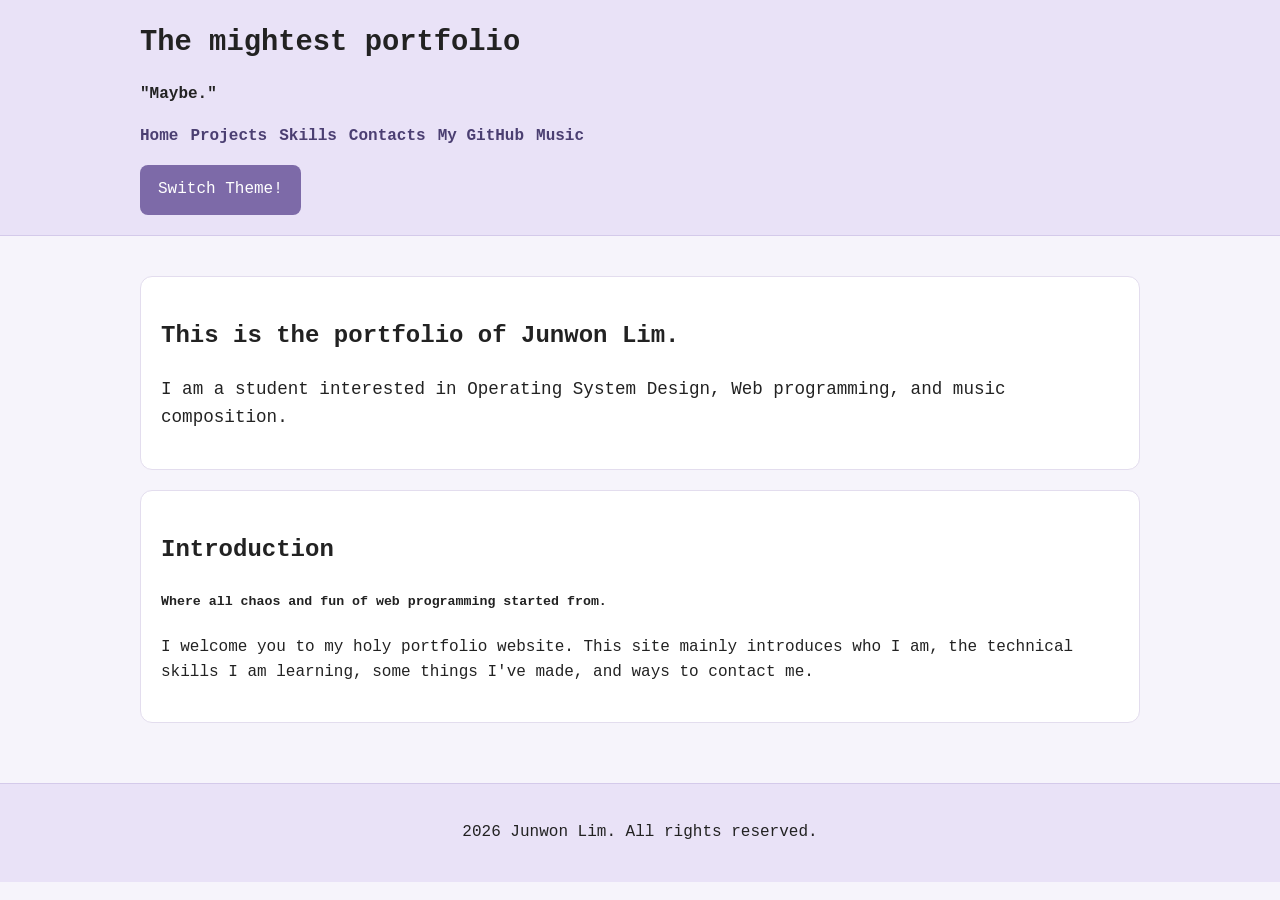
<file: index.html>
<!DOCTYPE html>
<html lang="en">
<head>
    <meta charset="UTF-8">
    <meta name="viewport" content="width=device-width, initial-scale=1.0">
    <title>Welcome to my house. >:D</title>
    <link rel="stylesheet" href="style.css">
</head>
<body>
    <header class="main-header">
        <div class="container container-flex">
            <h1 class="main-title">The mightest portfolio</h1>
            <h5 class="sub-main-title">"Maybe."</h5>

            <nav class="site-navigation">
                <a href="index.html">Home</a>
                <a href="projects.html">Projects</a>
                <a href="skills.html">Skills</a>
                <a href="contact.html">Contacts</a>
                <a href="github.html">My GitHub</a>
                <a href="music.html">Music</a>
            </nav>
            <button id="theme-toggle" class="theme-toggle" type="button">Switch Theme!</button>
        </div>
    </header>

    <main class="container">
        <section class="myself">
            <h2>This is the portfolio of Junwon Lim.</h2>
            <p class="intro-text">
                I am a student interested in Operating System Design, Web programming, and music composition.
            </p>
        </section>

        <section class="bio">
            <h2>Introduction</h2>
            <h5>Where all chaos and fun of web programming started from.</h5>
            <p>
                I welcome you to my holy portfolio website. This site mainly introduces who I am, the technical skills I am learning, some things I've made, and ways to contact me.
            </p>
        </section>
    </main>

    <footer class="rabbit-foot">
        <div class="container">
            <p>2026 Junwon Lim. All rights reserved.</p>
        </div>
    </footer>
    <script src="script.js"></script>
</body>
</html>
</file>
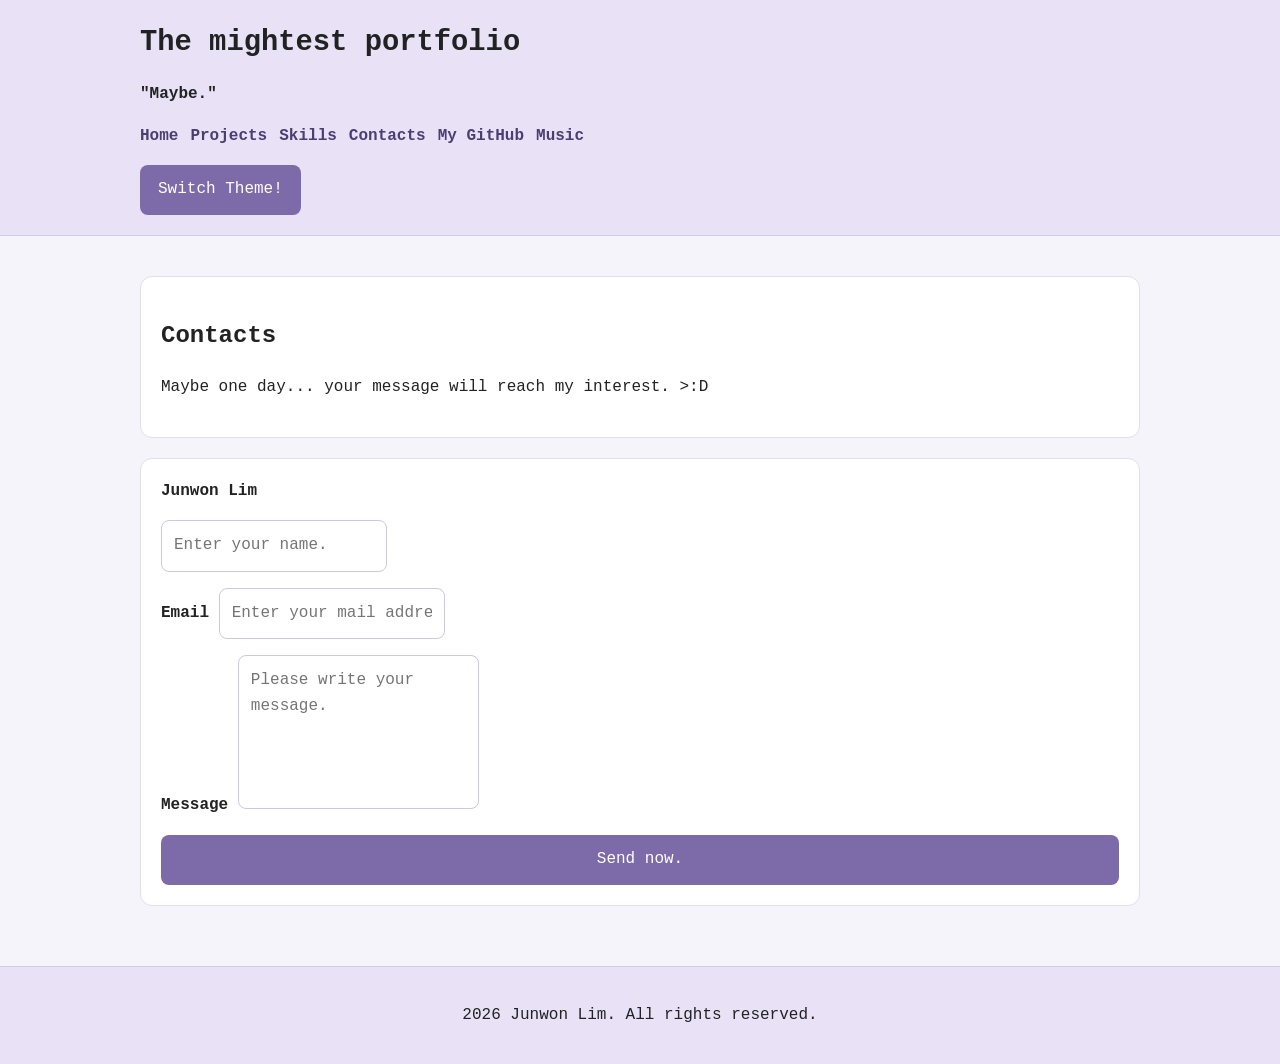
<file: contact.html>
<!DOCTYPE html>
<html lang="en">
<head>
    <meta charset="UTF-8">
    <meta name="viewport" content="width=device-width, initial-scale=1.0">
    <title>Feel free for contact. :D</title>
    <link rel="stylesheet" href="style.css">
</head>
<body>
    <header class="main-header">
        <div class="container container-flex">
            <h1 class="main-title">The mightest portfolio</h1>
            <h5 class="sub-main-title">"Maybe."</h5>

            <nav class="site-navigation">
                <a href="index.html">Home</a>
                <a href="projects.html">Projects</a>
                <a href="skills.html">Skills</a>
                <a href="contact.html">Contacts</a>
                <a href="github.html">My GitHub</a>
                <a href="music.html">Music</a>
            </nav>
            <button id="theme-toggle" class="theme-toggle" type="button">Switch Theme!</button>
        </div>
    </header>

    <main class="container">
        <section class="subpage-header">
            <h2>Contacts</h2>
            <p>
                Maybe one day... your message will reach my interest. >:D
            </p>
        </section>

        <section class="contact">
            <form class="contact-form" action="?" method="post">
                <div class="form-object">
                    <label for="name">Junwon Lim</label>
                    <p></p>
                    <input type="text" id="name" name="name" placeholder="Enter your name.">
                </div>

                <div class="form-object">
                    <label for="email">Email</label>
                    <input type="email" id="email" name="email" placeholder="Enter your mail address.">
                </div>

                <div class="form-object">
                    <label for="message">Message</label>
                    <textarea type="message" id="message" name="message" rows="5" placeholder="Please write your message."></textarea>
                </div>

                <button type="submit">Send now.</button>
            </form>
        </section>
    </main>

    <footer class="rabbit-foot">
        <div class="container">
            <p>2026 Junwon Lim. All rights reserved.</p>
        </div>
    </footer>
    <script src="script.js"></script>
</body>
</html>
</file>
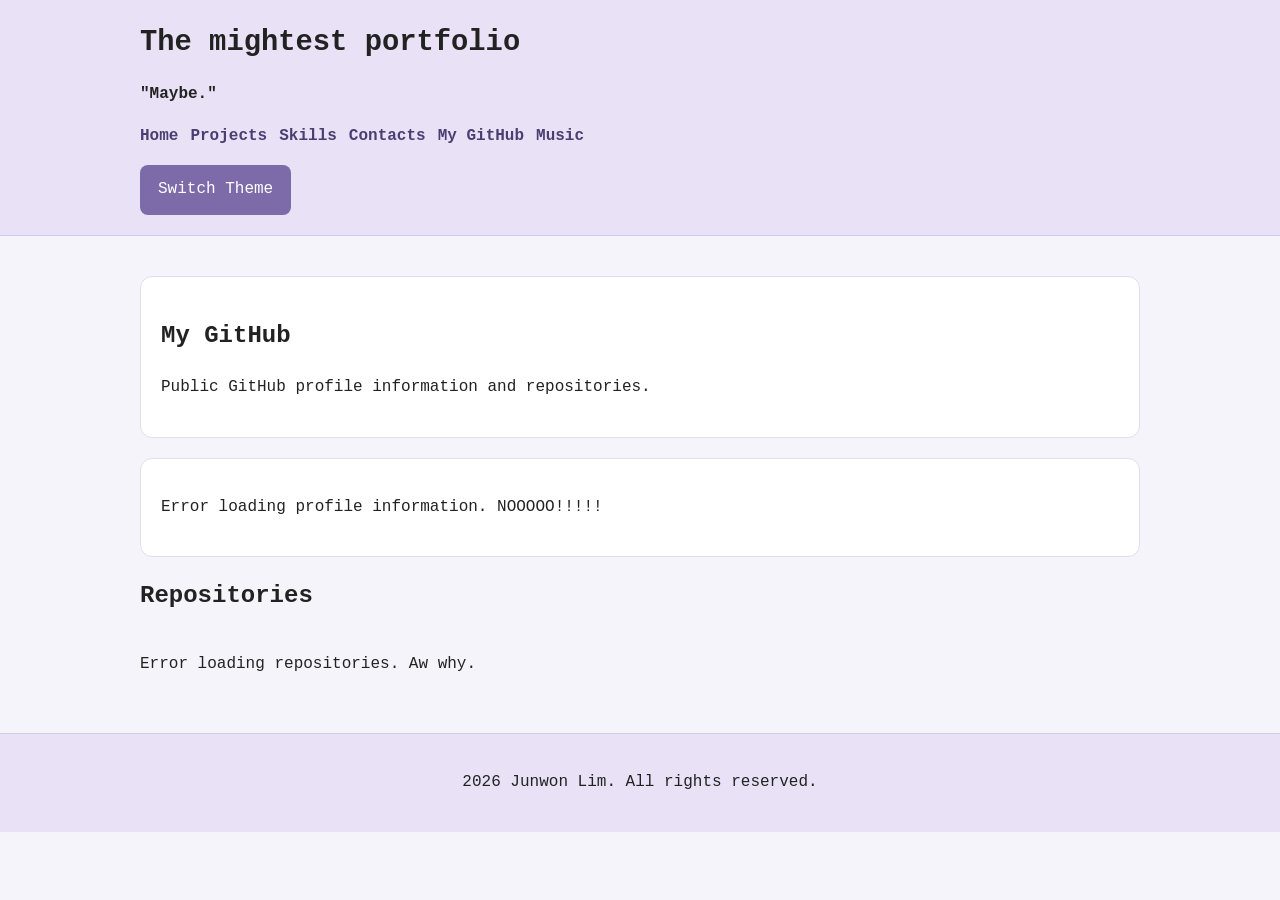
<file: github.html>
<!DOCTYPE html>
<html lang="en">
<head>
    <meta charset="UTF-8">
    <meta name="viewport" content="width=device-width, initial-scale=1.0">
    <title>My GitHub</title>
    <link rel="stylesheet" href="style.css">
</head>
<body>
    <header class="main-header">
        <div class="container container-flex">
            <h1 class="main-title">The mightest portfolio</h1>
            <h5 class="sub-main-title">"Maybe."</h5>

            <nav class="site-navigation">
                <a href="index.html">Home</a>
                <a href="projects.html">Projects</a>
                <a href="skills.html">Skills</a>
                <a href="contact.html">Contacts</a>
                <a href="github.html">My GitHub</a>
                <a href="music.html">Music</a>
            </nav>

            <button id="theme-toggle" class="theme-toggle" type="button">Switch Theme</button>
        </div>
    </header>

    <main class="container">
        <section class="subpage-header">
            <h2>My GitHub</h2>
            <p>Public GitHub profile information and repositories.</p>
        </section>

        <section id="github-profile" class="card">
            <p>Loading profile...</p>
        </section>

        <section>
            <h2>Repositories</h2>
            <div id="repo-list" class="projects-list">
                <p>Loading repositories...</p>
            </div>
        </section>
    </main>

    <footer class="rabbit-foot">
        <div class="container">
            <p>2026 Junwon Lim. All rights reserved.</p>
        </div>
    </footer>

    <script src="script.js"></script>
</body>
</html>
</file>
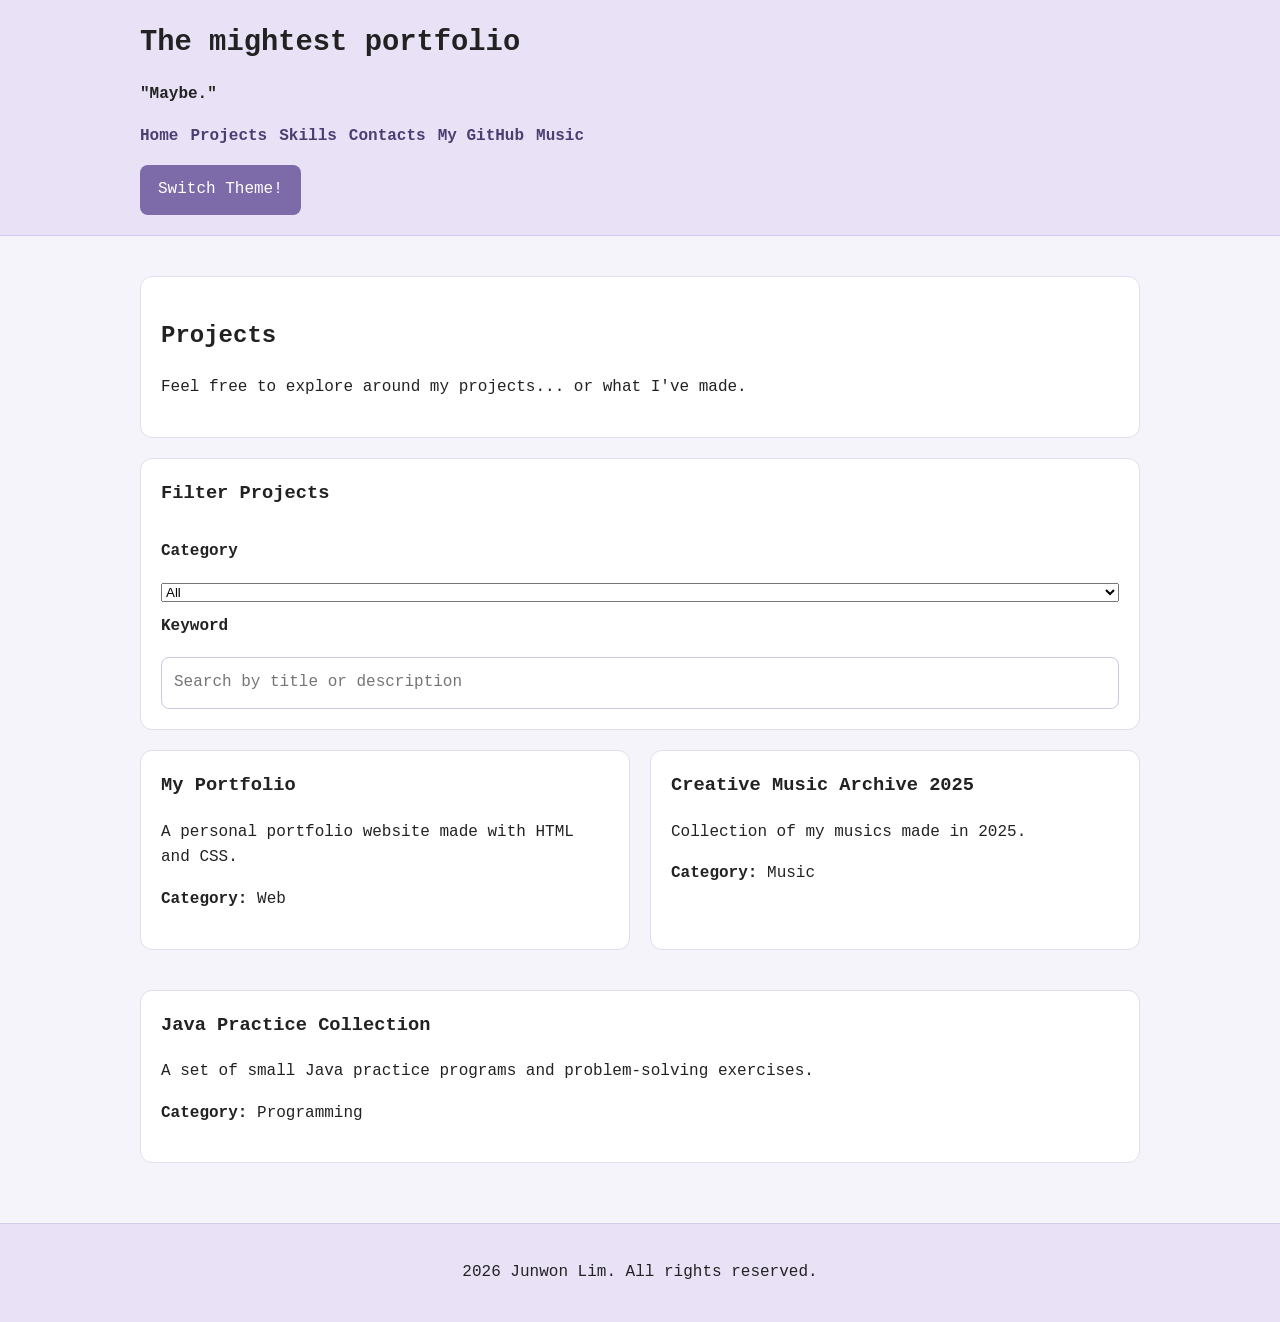
<file: projects.html>
<!DOCTYPE html>
<html lang="en">
<head>
    <meta charset="UTF-8">
    <meta name="viewport" content="width=device-width, initial-scale=1.0">
    <title>Welcome to my projects. >:D</title>
    <link rel="stylesheet" href="style.css">
</head>
<body>
    <header class="main-header">
        <div class="container container-flex">
            <h1 class="main-title">The mightest portfolio</h1>
            <h5 class="sub-main-title">"Maybe."</h5>

            <nav class="site-navigation">
                <a href="index.html">Home</a>
                <a href="projects.html">Projects</a>
                <a href="skills.html">Skills</a>
                <a href="contact.html">Contacts</a>
                <a href="github.html">My GitHub</a>
                <a href="music.html">Music</a>
            </nav>
            <button id="theme-toggle" class="theme-toggle" type="button">Switch Theme!</button>
        </div>
    </header>

    <main class="container">
        <section class="subpage-header">
            <h2>Projects</h2>
            <p>
                Feel free to explore around my projects... or what I've made.
            </p>
        </section>

        <section class="project-controls card">
            <h3>Filter Projects</h3>

            <label for="category-filter">Category</label>
            <select id="category-filter">
                <option value="all">All</option>
                <option value="web">Web</option>
                <option value="music">Music</option>
                <option value="programming">Programming</option>
            </select>

            <label for="project-search">Keyword</label>
            <input type="text" id="project-search" placeholder="Search by title or description">
        </section>

        <section class="projects-list">
            <article class="card project-card" data-category="web" data-keywords="portfolio html css website">
                <h3>My Portfolio</h3>
                <p>A personal portfolio website made with HTML and CSS.</p>
                <p><strong>Category:</strong> Web</p>
            </article>

            <article class="card project-card" data-category="music" data-keywords="music archive composition songs audio">
                <h3>Creative Music Archive 2025</h3>
                <p>Collection of my musics made in 2025.</p>
                <p><strong>Category:</strong> Music</p>
            </article>

            <article class="card project-card" data-category="programming" data-keywords="java algorithms coding practice">
                <h3>Java Practice Collection</h3>
                <p>A set of small Java practice programs and problem-solving exercises.</p>
                <p><strong>Category:</strong> Programming</p>
            </article>
        </section>
    </main>

    <footer class="rabbit-foot">
        <div class="container">
            <p>2026 Junwon Lim. All rights reserved.</p>
        </div>
    </footer>
    <script src="script.js"></script>
</body>
</html>
</file>
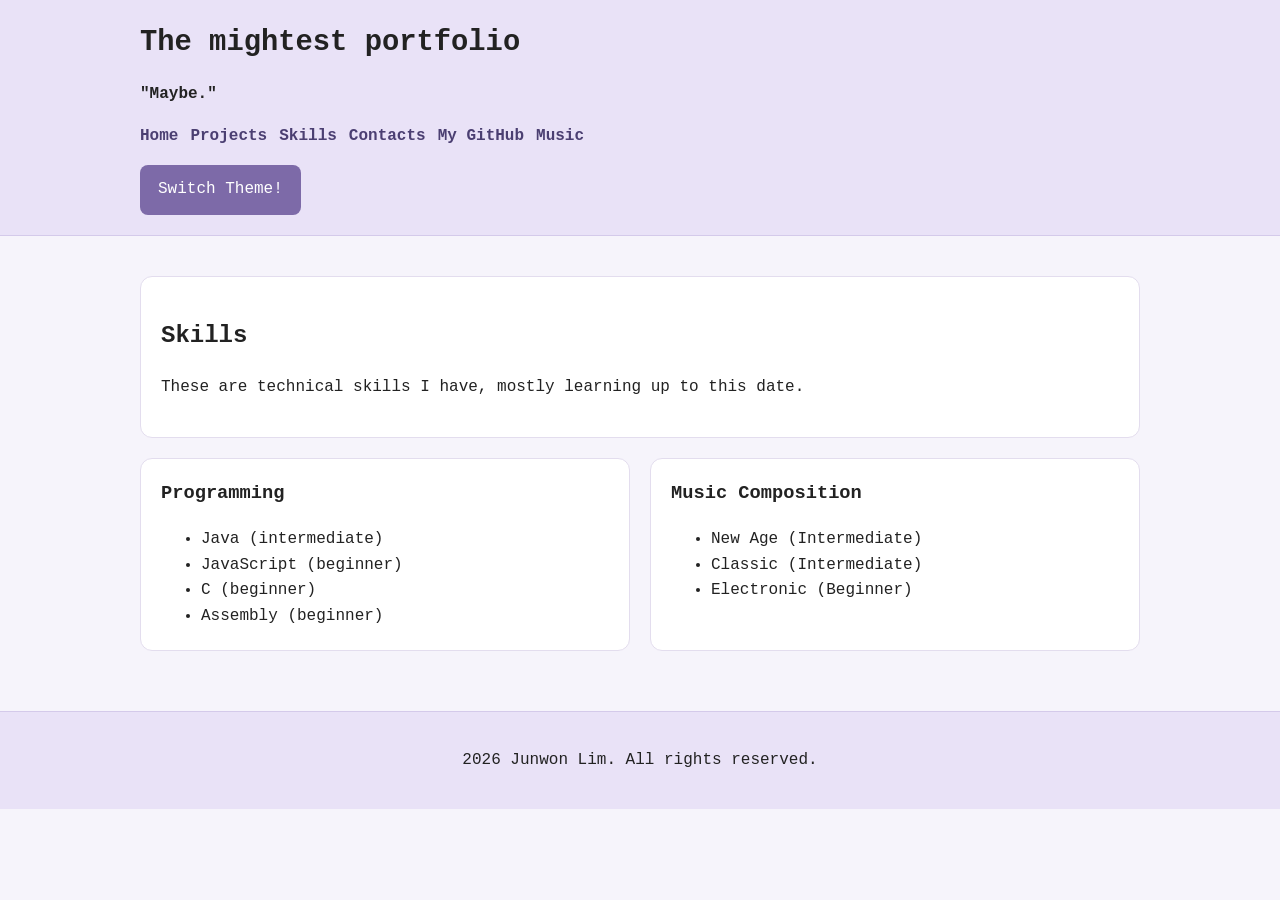
<file: skills.html>
<!DOCTYPE html>
<html lang="en">
<head>
    <meta charset="UTF-8">
    <meta name="viewport" content="width=device-width, initial-scale=1.0">
    <title>Taste of my skills. >:D</title>
    <link rel="stylesheet" href="style.css">
</head>
<body>
    <header class="main-header">
        <div class="container container-flex">
            <h1 class="main-title">The mightest portfolio</h1>
            <h5 class="sub-main-title">"Maybe."</h5>

            <nav class="site-navigation">
                <a href="index.html">Home</a>
                <a href="projects.html">Projects</a>
                <a href="skills.html">Skills</a>
                <a href="contact.html">Contacts</a>
                <a href="github.html">My GitHub</a>
                <a href="music.html">Music</a>
            </nav>
            <button id="theme-toggle" class="theme-toggle" type="button">Switch Theme!</button>
        </div>
    </header>

    <main class="container">
        <section class="subpage-header">
            <h2>Skills</h2>
            <p>
                These are technical skills I have, mostly learning up to this date.
            </p>
        </section>
        <section class="skill-layout">
            <section class="skill-list">
                <h3>Programming</h3>
                <ul>
                    <li>Java (intermediate)</li>
                    <li>JavaScript (beginner)</li>
                    <li>C (beginner)</li>
                    <li>Assembly (beginner)</li>
                </ul>
            </section>

            <section class="skill-list">
                <h3>Music Composition</h3>
                <ul>
                    <li>New Age (Intermediate)</li>
                    <li>Classic (Intermediate)</li>
                    <li>Electronic (Beginner)</li>
                </ul>
            </section>
        </section>
    </main>

    <footer class="rabbit-foot">
        <div class="container">
            <p>2026 Junwon Lim. All rights reserved.</p>
        </div>
    </footer>
    <script src="script.js"></script>
</body>
</html>
</file>
<file: style.css>
:root {
    --bg-color: #f6f4fb;
    --text-color: #222222;
    --header-bg: #e9e2f7;
    --header-border: #d4caea;
    --card-bg: #ffffff;
    --card-border: #e3ddee;
    --nav-color: #4b3f72;
    --input-border: #cfc6e4;
    --button-bg: #7d6aa8;
    --button-hover: #67558e;
}

body.dark-theme {
    --bg-color: #181824;
    --text-color: #f3f0ff;
    --header-bg: #24243a;
    --header-border: #3a3a59;
    --card-bg: #232338;
    --card-border: #3b3b57;
    --nav-color: #d8cfff;
    --input-border: #54547a;
    --button-bg: #9a84d6;
    --button-hover: #7e69ba;
}

body {
    margin: 0;
    font-family: 'Courier New', Courier, monospace;
    line-height: 1.6;
    background-color: var(--bg-color);
    color: var(--text-color);
}

.container {
    width: 90%;
    max-width: 1000px;
    margin: 0 auto;
}

.main-header {
    background-color: var(--header-bg);
    border-bottom: 1px solid var(--header-border);
    padding: 20px 0;
}

.container-flex {
    display: flex;
    flex-direction: column;
    gap: 16px;
}

.main-title {
    margin: 0;
    font-size: 1.8rem;
}

.sub-main-title {
    margin: 0;
    font-size: 1rem;
}

.site-navigation {
    display: flex;
    flex-wrap: wrap;
    gap: 12px;
}

.site-navigation a {
    text-decoration: none;
    color: var(--nav-color);
    font-weight: bold;
}

.site-navigation a:hover {
    text-decoration: underline;
}

@media (max-width: 480px) {
    .site-navigation {
        flex-direction: column;
    }
}

.theme-toggle {
    align-self: flex-start;
}

.theme-toggle:focus {
    outline: 2px solid var(--nav-color);
    outline-offset: 3px;
}

main {
    padding: 40px 0;
}

.myself,
.bio,
.subpage-header,
.card,
.contact,
.skill-list {
    background-color: var(--card-bg);
    border: 1px solid var(--card-border);
    border-radius: 12px;
    padding: 20px;
    margin-bottom: 20px;
}

.intro-text {
    font-size: 1.1rem;
}

.projects-list {
    display: flex;
    flex-wrap: wrap;
    gap: 20px;
}

.project-controls {
    display: flex;
    flex-direction: column;
    gap: 12px;
}

.project-card.hidden {
    display: none;
}

.card h3,
.skill-list h3 {
    margin-top: 0;
}

.card {
    flex: 1 1 300px;
}

.skill-layout {
    display: flex;
    flex-wrap: wrap;
    gap: 20px;
}

.skill-list {
    flex: 1 1 250px;
}

.skill-list ul {
    margin-bottom: 0;
}

.contact-form {
    display: flex;
    flex-direction: column;
    gap: 16px;
}

.form-group {
    display: flex;
    flex-direction: column;
}

label {
    margin-bottom: 6px;
    font-weight: bold;
}

input,
textarea,
button {
    font: inherit;
}

input,
textarea {
    padding: 12px;
    border: 1px solid var(--input-border);
    border-radius: 8px;
    background-color: var(--card-bg);
    color: var(--text-color);
}

button {
    padding: 12px 18px;
    border: none;
    border-radius: 8px;
    background-color: var(--button-bg);
    color: white;
    cursor: pointer;
}

button:hover {
    background-color: var(--button-hover);
}

textarea {
    resize: none;
}

.github-profile-box {
    display: flex;
    flex-wrap: wrap;
    gap: 20px;
    align-items: center;
}

.github-profile-box img {
    width: 140px;
    height: 140px;
    border-radius: 50%;
    object-fit: cover;
    border: 3px solid var(--card-border);
}

.github-profile-text p {
    margin: 6px 0;
}

.repo-link {
    display: inline-block;
    margin-top: 10px;
    color: var(--nav-color);
    font-weight: bold;
    text-decoration: none;
}

.repo-link:hover {
    text-decoration: underline;
}

.music-grid {
    display: flex;
    flex-wrap: wrap;
    gap: 20px;
    transition: filter 0.3s ease, opacity 0.3s ease;
}

.music-card {
    flex: 1 1 250px;
    background-color: var(--card-bg);
    border: 1px solid var(--card-border);
    border-radius: 12px;
    padding: 16px;
    cursor: pointer;
    transition: transform 0.35s ease, box-shadow 0.35s ease, filter 0.35s ease, opacity 0.35s ease;
    transform-style: preserve-3d;
}

.music-card img {
    width: 100%;
    border-radius: 10px;
    margin-bottom: 12px;
    display: block;
}

.music-card h3 {
    margin-top: 0;
    margin-bottom: 8px;
}

.music-card p {
    margin: 0;
}

.music-card:hover {
    transform: translateY(-8px) scale(1.02);
    box-shadow: 0 10px 20px rgba(0, 0, 0, 0.12);
}

.music-card.selected {
    transform: scale(1.06) rotateY(8deg);
    box-shadow: 0 16px 28px rgba(0, 0, 0, 0.2);
}

.music-grid.has-selected .music-card {
    opacity: 0.55;
    filter: blur(1px);
}

.music-grid.has-selected .music-card.selected {
    opacity: 1;
    filter: none;
}

.music-overlay {
    position: fixed;
    inset: 0;
    background-color: rgba(0, 0, 0, 0.65);
    display: flex;
    justify-content: center;
    align-items: center;
    z-index: 999;
    opacity: 1;
    transition: opacity 0.3s ease;
}

.music-overlay.hidden {
    opacity: 0;
    pointer-events: none;
}

.music-modal {
    width: 90%;
    max-width: 430px;
    background-color: var(--card-bg);
    color: var(--text-color);
    border: 1px solid var(--card-border);
    border-radius: 16px;
    padding: 24px;
    position: relative;
    text-align: center;
    transform: scale(1);
    transition: transform 0.3s ease;
}

.music-overlay.hidden .music-modal {
    transform: scale(0.85);
}

.music-modal img {
    width: 100%;
    max-width: 260px;
    border-radius: 12px;
    margin: 0 auto 16px;
    display: block;
}

.music-modal h3 {
    margin-top: 0;
    margin-bottom: 10px;
}

.music-modal p {
    margin-bottom: 16px;
}

.music-modal audio {
    width: 100%;
    margin-top: 10px;
}

.close-btn {
    position: absolute;
    top: 12px;
    right: 12px;
    border: none;
    background-color: var(--button-bg);
    color: white;
    width: 36px;
    height: 36px;
    border-radius: 50%;
    cursor: pointer;
    font-size: 1.2rem;
    line-height: 1;
    padding: 0;
}

.close-btn:hover {
    background-color: var(--button-hover);
}

.rabbit-foot {
    background-color: var(--header-bg);
    border-top: 1px solid var(--header-border);
    padding: 20px 0;
    text-align: center;
}

/*

NOTICE: Below here contains code made supported by AI, just for own curiosity.
Please check previous commited version for original code.
 */

#flying-card-layer {
    position: fixed;
    inset: 0;
    pointer-events: none;
    z-index: 1001;
}

.music-card.animating-out {
    visibility: hidden;
}

.flying-card {
    position: fixed;
    margin: 0;
    background-color: var(--card-bg);
    border: 1px solid var(--card-border);
    border-radius: 12px;
    padding: 16px;
    box-sizing: border-box;
    transform-style: preserve-3d;
    backface-visibility: hidden;
    box-shadow: 0 18px 36px rgba(0, 0, 0, 0.25);
    transition:
        top 0.55s ease,
        left 0.55s ease,
        width 0.55s ease,
        height 0.55s ease,
        transform 0.55s ease,
        opacity 0.35s ease;
}

.flying-card img {
    width: 100%;
    border-radius: 10px;
    margin-bottom: 12px;
    display: block;
}

.flying-card h3 {
    margin-top: 0;
    margin-bottom: 8px;
}

.flying-card p {
    margin: 0;
}

.music-overlay {
    position: fixed;
    inset: 0;
    background-color: rgba(0, 0, 0, 0.65);
    display: flex;
    justify-content: center;
    align-items: center;
    z-index: 999;
    opacity: 1;
    transition: opacity 0.35s ease;
}

.music-overlay.hidden {
    opacity: 0;
    pointer-events: none;
}

.music-modal {
    width: 90%;
    max-width: 430px;
    background-color: var(--card-bg);
    color: var(--text-color);
    border: 1px solid var(--card-border);
    border-radius: 16px;
    padding: 24px;
    position: relative;
    text-align: center;
    opacity: 1;
    transform: scale(1) rotateY(0deg);
    transition: opacity 0.3s ease, transform 0.35s ease;
}

.music-modal.hidden-modal {
    opacity: 0;
    transform: scale(0.9) rotateY(10deg);
    pointer-events: none;
}
</file>
